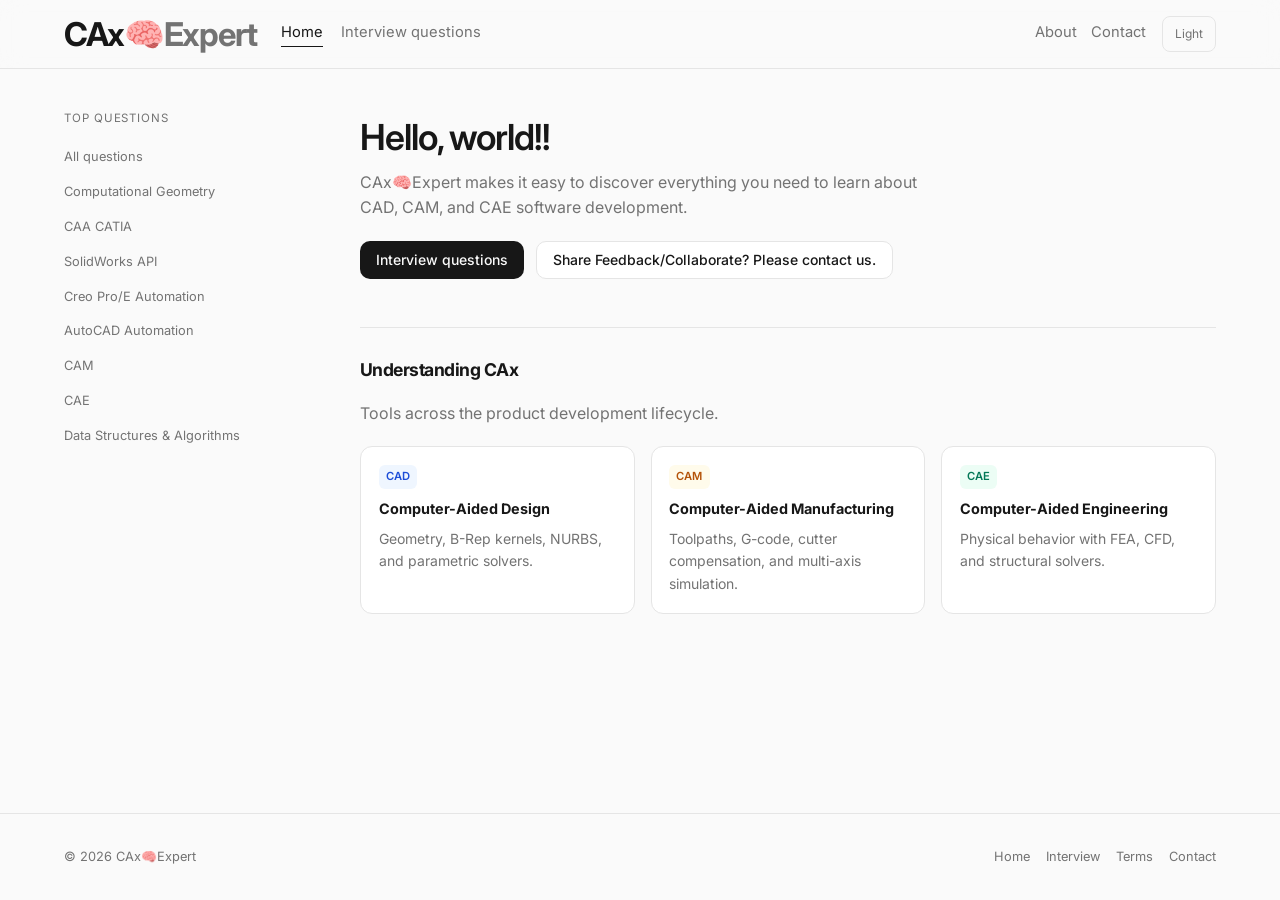
<file: index.html>
<!DOCTYPE html>
<html lang="en">
<head>
  <meta charset="UTF-8">
  <meta name="viewport" content="width=device-width, initial-scale=1.0">
  <title>CAx🧠Expert — CAD, CAM & CAE Development Hub</title>
  <meta name="description" content="Prepare for CAD, CAM, and CAE software engineering roles with in-depth technical guides and interview questions.">
  <link rel="preconnect" href="https://fonts.googleapis.com">
  <link rel="preconnect" href="https://fonts.gstatic.com">
  <link href="https://fonts.googleapis.com/css2?family=Inter:wght@400;500;600;700&display=swap" rel="stylesheet">
  <link rel="stylesheet" href="css/styles.css">
  <script>
    (function () {
      var stored = localStorage.getItem("CAx_theme");
      var prefersDark = window.matchMedia("(prefers-color-scheme: dark)").matches;
      if (stored === "dark" || (!stored && prefersDark)) {
        document.documentElement.setAttribute("data-theme", "dark");
      }
    })();
  </script>
</head>
<body>
  <header class="site-header">
    <div class="container header-inner">
      <a href="index.html" class="logo">CAx<span>🧠Expert</span></a>

      <nav class="nav-primary" aria-label="Primary">
        <a href="index.html" class="nav-link is-active">Home</a>
        <a href="interview.html" class="nav-link">Interview questions</a>
      </nav>

      <div class="header-actions">
        <nav class="nav-secondary" aria-label="More">
          <a href="about.html" class="nav-link">About</a>
          <a href="contact.html" class="nav-link">Contact</a>
        </nav>
        <button type="button" id="themeToggle" class="icon-btn" aria-label="Toggle theme">
          <span class="theme-label theme-label--light">Light</span>
          <span class="theme-label theme-label--dark">Dark</span>
        </button>
      </div>
    </div>
  </header>

  <div class="container layout">
    <aside class="sidebar" aria-label="Interview topics">
      <p class="sidebar-label">Top questions</p>
      <nav id="topicNav" class="topic-nav">
        <a class="topic-link" href="interview.html" data-topic="all">All questions</a>
        <a class="topic-link" href="computational-geometry.html" data-topic="computational-geometry">Computational Geometry</a>
        <a class="topic-link" href="catia-caa.html" data-topic="catia-caa">CAA CATIA</a>
        <a class="topic-link" href="solidworks-api.html" data-topic="solidworks">SolidWorks API</a>
        <a class="topic-link" href="creo-proe-automation.html" data-topic="creo-proe">Creo Pro/E Automation</a>
        <a class="topic-link" href="autocad-automation.html" data-topic="autocad">AutoCAD Automation</a>
        <a class="topic-link" href="cam.html" data-topic="cam">CAM</a>
        <a class="topic-link" href="cae.html" data-topic="cae">CAE</a>
        <a class="topic-link" href="DSA.html" data-topic="DSA">Data Structures & Algorithms</a>
      </nav>
    </aside>

    <main class="site-main">
      <section id="tab-home" class="tab-panel is-visible">
        <div class="hero">
          <h1>Hello, world!!</h1>
          <p class="lede">
            CAx🧠Expert makes it easy to discover everything you need to learn about CAD, CAM, and CAE software development.
          </p>
          <div class="hero-actions">
            <a href="interview.html" class="btn btn-primary">Interview questions</a>
            <a href="contact.html" class="btn btn-ghost" id="exploreCAx">Share Feedback/Collaborate? Please contact us.</a>
          </div>
        </div>

        <div id="CAx-breakdown" class="section-block">
          <h2>Understanding CAx</h2>
          <p class="section-copy">Tools across the product development lifecycle.</p>

          <div class="card-grid">
            <article class="card">
              <span class="tag tag-blue">CAD</span>
              <h3>Computer-Aided Design</h3>
              <p>Geometry, B-Rep kernels, NURBS, and parametric solvers.</p>
            </article>
            <article class="card">
              <span class="tag tag-amber">CAM</span>
              <h3>Computer-Aided Manufacturing</h3>
              <p>Toolpaths, G-code, cutter compensation, and multi-axis simulation.</p>
            </article>
            <article class="card">
              <span class="tag tag-green">CAE</span>
              <h3>Computer-Aided Engineering</h3>
              <p>Physical behavior with FEA, CFD, and structural solvers.</p>
            </article>
          </div>
        </div>
      </section>
    </main>
  </div>

  <footer class="site-footer">
    <div class="container footer-inner">
      <p>© 2026 CAx🧠Expert</p>
      <nav aria-label="Footer">
        <a href="index.html">Home</a>
        <a href="interview.html">Interview</a>
        <a href="terms.html">Terms</a>
        <a href="contact.html">Contact</a>
      </nav>
    </div>
  </footer>

  <script src="js/common.js"></script>
</body>
</html>
</file>
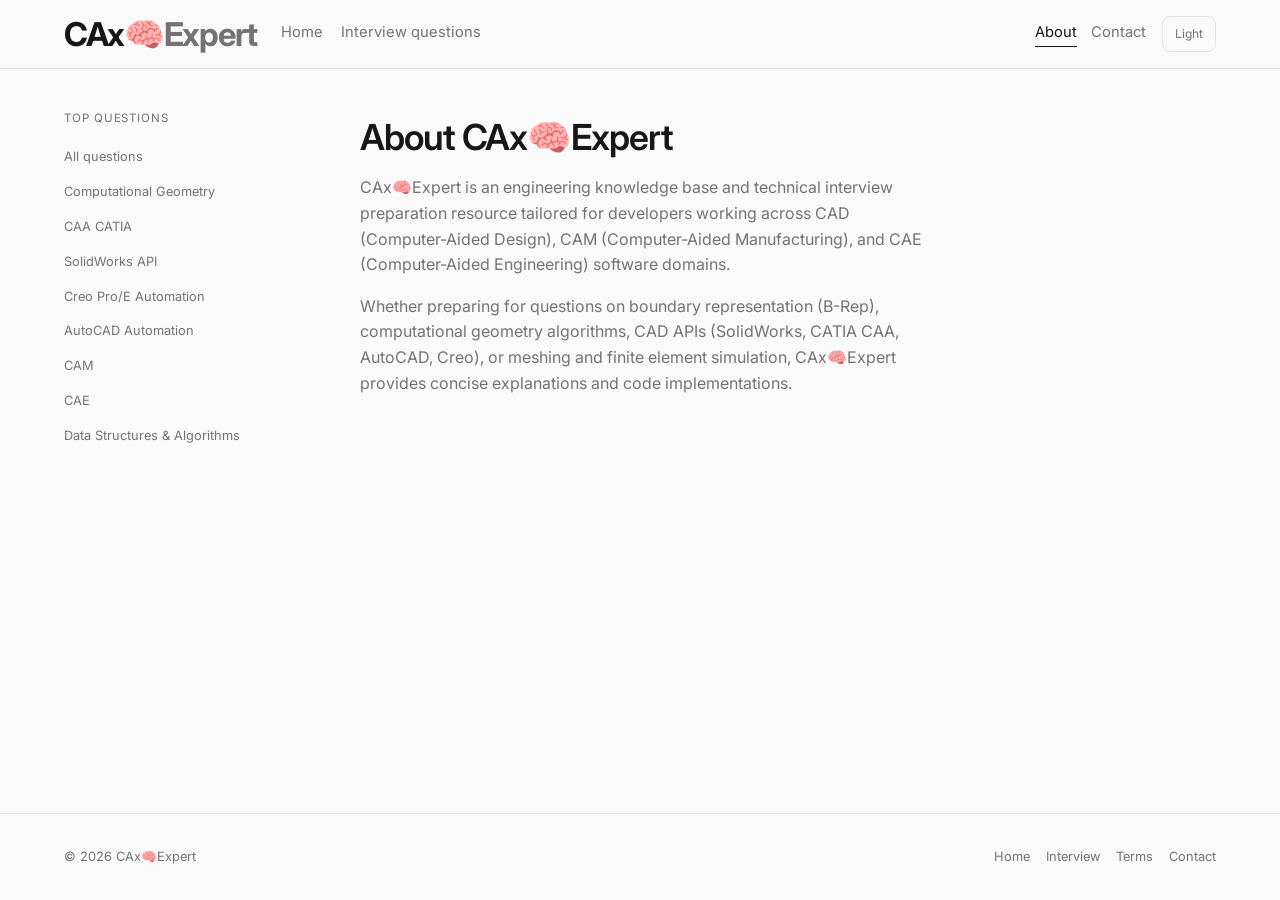
<file: about.html>
<!DOCTYPE html>
<html lang="en">
<head>
  <meta charset="UTF-8">
  <meta name="viewport" content="width=device-width, initial-scale=1.0">
  <title>About — CAx🧠Expert</title>
  <meta name="description" content="About CAx🧠Expert, an open reference guide for CAD, CAM, and CAE developers.">
  <link rel="preconnect" href="https://fonts.googleapis.com">
  <link rel="preconnect" href="https://fonts.gstatic.com">
  <link href="https://fonts.googleapis.com/css2?family=Inter:wght@400;500;600;700&display=swap" rel="stylesheet">
  <link rel="stylesheet" href="css/styles.css">
  <script>
    (function () {
      var stored = localStorage.getItem("CAx_theme");
      var prefersDark = window.matchMedia("(prefers-color-scheme: dark)").matches;
      if (stored === "dark" || (!stored && prefersDark)) {
        document.documentElement.setAttribute("data-theme", "dark");
      }
    })();
  </script>
</head>
<body>
  <header class="site-header">
    <div class="container header-inner">
      <a href="index.html" class="logo">CAx<span>🧠Expert</span></a>

      <nav class="nav-primary" aria-label="Primary">
        <a href="index.html" class="nav-link">Home</a>
        <a href="interview.html" class="nav-link">Interview questions</a>
      </nav>

      <div class="header-actions">
        <nav class="nav-secondary" aria-label="More">
          <a href="about.html" class="nav-link is-active">About</a>
          <a href="contact.html" class="nav-link">Contact</a>
        </nav>
        <button type="button" id="themeToggle" class="icon-btn" aria-label="Toggle theme">
          <span class="theme-label theme-label--light">Light</span>
          <span class="theme-label theme-label--dark">Dark</span>
        </button>
      </div>
    </div>
  </header>

  <div class="container layout">
    <aside class="sidebar" aria-label="Interview topics">
      <p class="sidebar-label">Top questions</p>
      <nav id="topicNav" class="topic-nav">
        <a class="topic-link" href="interview.html" data-topic="all">All questions</a>
        <a class="topic-link" href="computational-geometry.html" data-topic="computational-geometry">Computational Geometry</a>
        <a class="topic-link" href="catia-caa.html" data-topic="catia-caa">CAA CATIA</a>
        <a class="topic-link" href="solidworks-api.html" data-topic="solidworks">SolidWorks API</a>
        <a class="topic-link" href="creo-proe-automation.html" data-topic="creo-proe">Creo Pro/E Automation</a>
        <a class="topic-link" href="autocad-automation.html" data-topic="autocad">AutoCAD Automation</a>
        <a class="topic-link" href="cam.html" data-topic="cam">CAM</a>
        <a class="topic-link" href="cae.html" data-topic="cae">CAE</a>
        <a class="topic-link" href="DSA.html" data-topic="DSA">Data Structures & Algorithms</a>
      </nav>
    </aside>

    <main class="site-main">
      <section id="tab-about" class="tab-panel is-visible">
        <h1>About CAx🧠Expert</h1>
        <p class="prose" style="margin-top: 1rem;">
          CAx🧠Expert is an engineering knowledge base and technical interview preparation resource tailored for developers working across CAD (Computer-Aided Design), CAM (Computer-Aided Manufacturing), and CAE (Computer-Aided Engineering) software domains.
        </p>
        <p class="prose" style="margin-top: 1rem;">
          Whether preparing for questions on boundary representation (B-Rep), computational geometry algorithms, CAD APIs (SolidWorks, CATIA CAA, AutoCAD, Creo), or meshing and finite element simulation, CAx🧠Expert provides concise explanations and code implementations.
        </p>
      </section>
    </main>
  </div>

  <footer class="site-footer">
    <div class="container footer-inner">
      <p>© 2026 CAx🧠Expert</p>
      <nav aria-label="Footer">
        <a href="index.html">Home</a>
        <a href="interview.html">Interview</a>
        <a href="terms.html">Terms</a>
        <a href="contact.html">Contact</a>
      </nav>
    </div>
  </footer>

  <script src="js/common.js"></script>
</body>
</html>
</file>
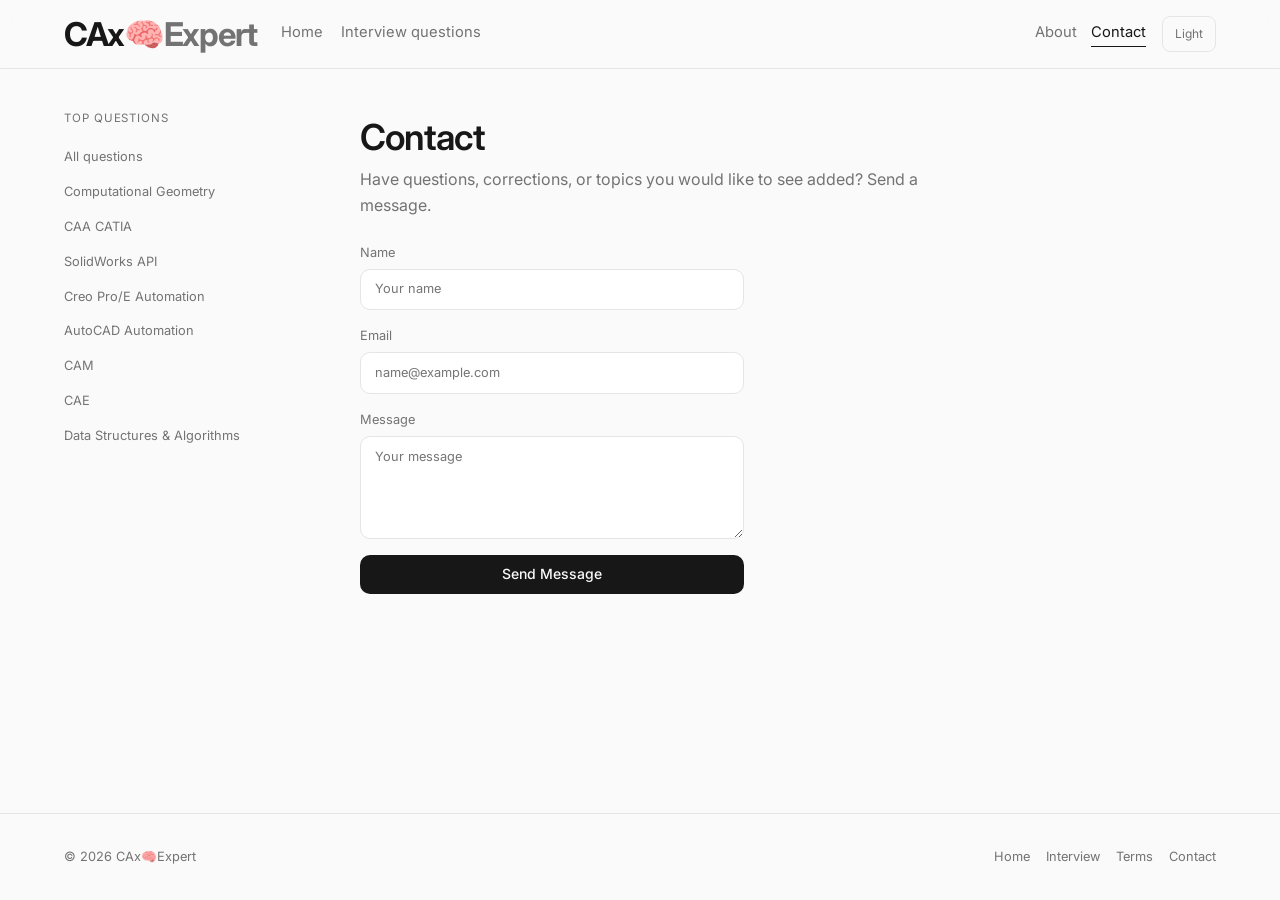
<file: contact.html>
<!DOCTYPE html>
<html lang="en">
<head>
  <meta charset="UTF-8">
  <meta name="viewport" content="width=device-width, initial-scale=1.0">
  <title>Contact — CAx🧠Expert</title>
  <meta name="description" content="Get in touch with CAx🧠Expert to suggest new questions or topics.">
  <link rel="preconnect" href="https://fonts.googleapis.com">
  <link rel="preconnect" href="https://fonts.gstatic.com">
  <link href="https://fonts.googleapis.com/css2?family=Inter:wght@400;500;600;700&display=swap" rel="stylesheet">
  <link rel="stylesheet" href="css/styles.css">
  <script>
    (function () {
      var stored = localStorage.getItem("CAx_theme");
      var prefersDark = window.matchMedia("(prefers-color-scheme: dark)").matches;
      if (stored === "dark" || (!stored && prefersDark)) {
        document.documentElement.setAttribute("data-theme", "dark");
      }
    })();
  </script>
</head>
<body>
  <header class="site-header">
    <div class="container header-inner">
      <a href="index.html" class="logo">CAx<span>🧠Expert</span></a>

      <nav class="nav-primary" aria-label="Primary">
        <a href="index.html" class="nav-link">Home</a>
        <a href="interview.html" class="nav-link">Interview questions</a>
      </nav>

      <div class="header-actions">
        <nav class="nav-secondary" aria-label="More">
          <a href="about.html" class="nav-link">About</a>
          <a href="contact.html" class="nav-link is-active">Contact</a>
        </nav>
        <button type="button" id="themeToggle" class="icon-btn" aria-label="Toggle theme">
          <span class="theme-label theme-label--light">Light</span>
          <span class="theme-label theme-label--dark">Dark</span>
        </button>
      </div>
    </div>
  </header>

  <div class="container layout">
    <aside class="sidebar" aria-label="Interview topics">
      <p class="sidebar-label">Top questions</p>
      <nav id="topicNav" class="topic-nav">
        <a class="topic-link" href="interview.html" data-topic="all">All questions</a>
        <a class="topic-link" href="computational-geometry.html" data-topic="computational-geometry">Computational Geometry</a>
        <a class="topic-link" href="catia-caa.html" data-topic="catia-caa">CAA CATIA</a>
        <a class="topic-link" href="solidworks-api.html" data-topic="solidworks">SolidWorks API</a>
        <a class="topic-link" href="creo-proe-automation.html" data-topic="creo-proe">Creo Pro/E Automation</a>
        <a class="topic-link" href="autocad-automation.html" data-topic="autocad">AutoCAD Automation</a>
        <a class="topic-link" href="cam.html" data-topic="cam">CAM</a>
        <a class="topic-link" href="cae.html" data-topic="cae">CAE</a>
        <a class="topic-link" href="DSA.html" data-topic="DSA">Data Structures & Algorithms</a>
      </nav>
    </aside>

    <main class="site-main">
      <section id="tab-contact" class="tab-panel is-visible">
        <h1>Contact</h1>
        <p class="prose" style="margin-top: 0.5rem;">Have questions, corrections, or topics you would like to see added? Send a message.</p>
        <form id="contactForm" class="contact-form" novalidate>
          <label>
            Name
            <input type="text" name="name" required placeholder="Your name">
          </label>
          <label>
            Email
            <input type="email" name="email" required placeholder="name@example.com">
          </label>
          <label>
            Message
            <textarea name="message" rows="4" required placeholder="Your message"></textarea>
          </label>
          <button type="submit" class="btn btn-primary">Send Message</button>
        </form>
      </section>
    </main>
  </div>

  <footer class="site-footer">
    <div class="container footer-inner">
      <p>© 2026 CAx🧠Expert</p>
      <nav aria-label="Footer">
        <a href="index.html">Home</a>
        <a href="interview.html">Interview</a>
        <a href="terms.html">Terms</a>
        <a href="contact.html">Contact</a>
      </nav>
    </div>
  </footer>

  <div id="toast" class="toast" role="status" aria-live="polite"></div>

  <script src="js/common.js"></script>
</body>
</html>
</file>
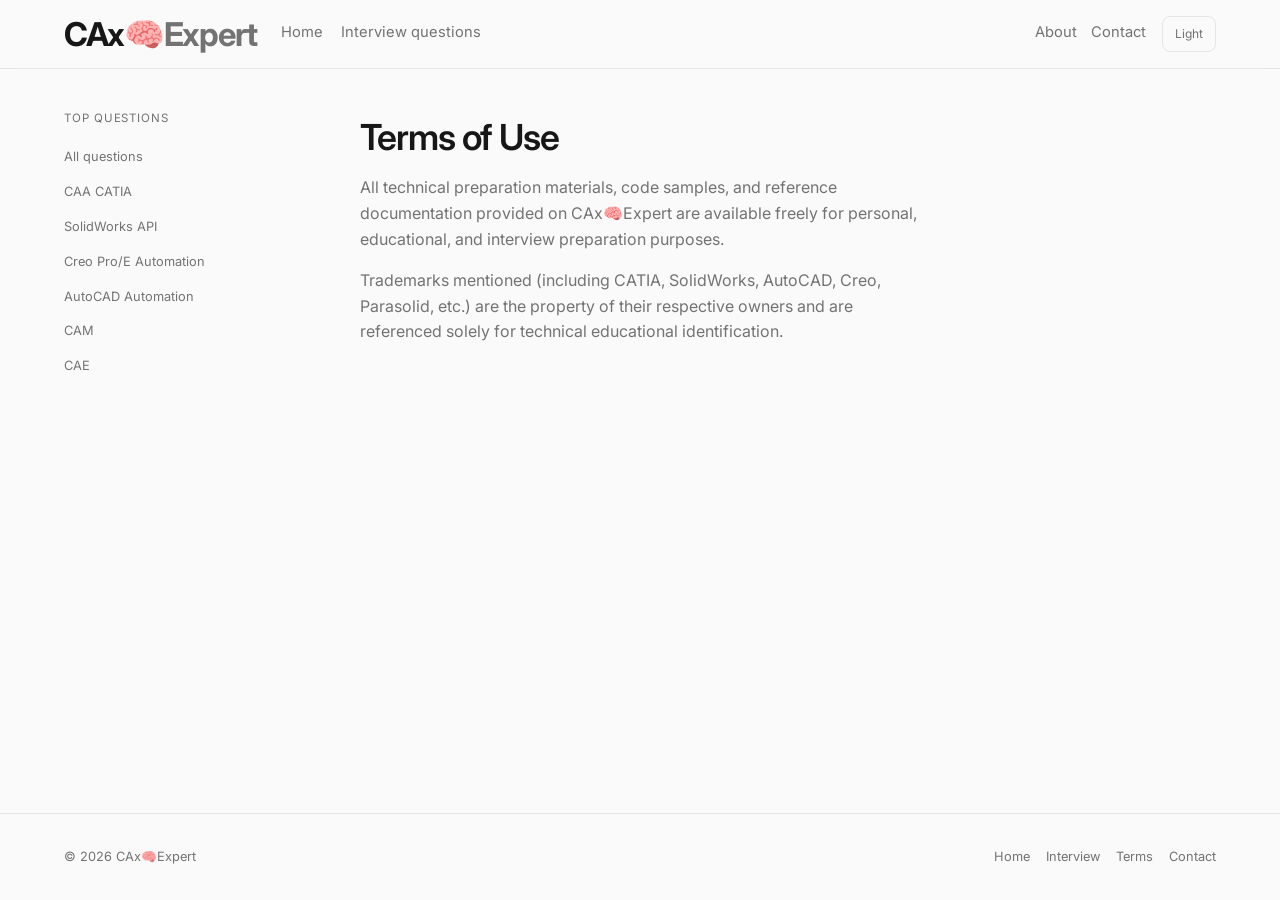
<file: terms.html>
<!DOCTYPE html>
<html lang="en">
<head>
  <meta charset="UTF-8">
  <meta name="viewport" content="width=device-width, initial-scale=1.0">
  <title>Terms — CAx🧠Expert</title>
  <meta name="description" content="Terms and conditions for using CAx🧠Expert.">
  <link rel="preconnect" href="https://fonts.googleapis.com">
  <link rel="preconnect" href="https://fonts.gstatic.com">
  <link href="https://fonts.googleapis.com/css2?family=Inter:wght@400;500;600;700&display=swap" rel="stylesheet">
  <link rel="stylesheet" href="css/styles.css">
  <script>
    (function () {
      var stored = localStorage.getItem("CAx_theme");
      var prefersDark = window.matchMedia("(prefers-color-scheme: dark)").matches;
      if (stored === "dark" || (!stored && prefersDark)) {
        document.documentElement.setAttribute("data-theme", "dark");
      }
    })();
  </script>
</head>
<body>
  <header class="site-header">
    <div class="container header-inner">
      <a href="index.html" class="logo">CAx<span>🧠Expert</span></a>

      <nav class="nav-primary" aria-label="Primary">
        <a href="index.html" class="nav-link">Home</a>
        <a href="interview.html" class="nav-link">Interview questions</a>
      </nav>

      <div class="header-actions">
        <nav class="nav-secondary" aria-label="More">
          <a href="about.html" class="nav-link">About</a>
          <a href="contact.html" class="nav-link">Contact</a>
        </nav>
        <button type="button" id="themeToggle" class="icon-btn" aria-label="Toggle theme">
          <span class="theme-label theme-label--light">Light</span>
          <span class="theme-label theme-label--dark">Dark</span>
        </button>
      </div>
    </div>
  </header>

  <div class="container layout">
    <aside class="sidebar" aria-label="Interview topics">
      <p class="sidebar-label">Top questions</p>
      <nav id="topicNav" class="topic-nav">
        <a class="topic-link" href="interview.html" data-topic="all">All questions</a>
        <a class="topic-link" href="catia-caa.html" data-topic="catia-caa">CAA CATIA</a>
        <a class="topic-link" href="solidworks-api.html" data-topic="solidworks">SolidWorks API</a>
        <a class="topic-link" href="creo-proe-automation.html" data-topic="creo-proe">Creo Pro/E Automation</a>
        <a class="topic-link" href="autocad-automation.html" data-topic="autocad">AutoCAD Automation</a>
        <a class="topic-link" href="cam.html" data-topic="cam">CAM</a>
        <a class="topic-link" href="cae.html" data-topic="cae">CAE</a>
      </nav>
    </aside>

    <main class="site-main">
      <section id="tab-terms" class="tab-panel is-visible">
        <h1>Terms of Use</h1>
        <p class="prose" style="margin-top: 1rem;">
          All technical preparation materials, code samples, and reference documentation provided on CAx🧠Expert are available freely for personal, educational, and interview preparation purposes.
        </p>
        <p class="prose" style="margin-top: 1rem;">
          Trademarks mentioned (including CATIA, SolidWorks, AutoCAD, Creo, Parasolid, etc.) are the property of their respective owners and are referenced solely for technical educational identification.
        </p>
      </section>
    </main>
  </div>

  <footer class="site-footer">
    <div class="container footer-inner">
      <p>© 2026 CAx🧠Expert</p>
      <nav aria-label="Footer">
        <a href="index.html">Home</a>
        <a href="interview.html">Interview</a>
        <a href="terms.html">Terms</a>
        <a href="contact.html">Contact</a>
      </nav>
    </div>
  </footer>

  <script src="js/common.js"></script>
</body>
</html>
</file>
<file: css/styles.css>
/* CAx🧠Expert Core Stylesheet */
:root {
  --bg: #fafafa;
  --surface: #ffffff;
  --text: #171717;
  --muted: #737373;
  --border: #e5e5e5;
  --accent: #b45309;
  --accent-soft: #fffbeb;
  --blue: #1d4ed8;
  --blue-soft: #eff6ff;
  --green: #047857;
  --green-soft: #ecfdf5;
  --danger: #b91c1c;
  --danger-soft: #fef2f2;
  --purple: #6d28d9;
  --purple-soft: #f5f3ff;
  --shadow: 0 12px 40px rgba(0, 0, 0, 0.08);
  --radius: 12px;
  --max: 72rem;
  --header-h: 4.25rem;
}

[data-theme="dark"] {
  --bg: #0a0a0a;
  --surface: #111111;
  --text: #f5f5f5;
  --muted: #a3a3a3;
  --border: #262626;
  --accent: #fbbf24;
  --accent-soft: #271c07;
  --blue: #93c5fd;
  --blue-soft: #172554;
  --green: #6ee7b7;
  --green-soft: #064e3b;
  --danger: #fca5a5;
  --danger-soft: #450a0a;
  --purple: #c4b5fd;
  --purple-soft: #2e1065;
  --shadow: 0 16px 48px rgba(0, 0, 0, 0.4);
}

*,
*::before,
*::after {
  box-sizing: border-box;
}

html {
  scroll-behavior: smooth;
}

body {
  margin: 0;
  min-height: 100vh;
  display: flex;
  flex-direction: column;
  font-family: Inter, system-ui, -apple-system, sans-serif;
  background: var(--bg);
  color: var(--text);
  line-height: 1.6;
}

button,
input,
select,
textarea {
  font: inherit;
  color: inherit;
}

a {
  color: inherit;
  text-decoration: none;
}

button {
  background: none;
  border: 0;
  cursor: pointer;
  padding: 0;
}

.container {
  width: min(var(--max), calc(100% - 2rem));
  margin-inline: auto;
}

.site-header {
  position: sticky;
  top: 0;
  z-index: 40;
  background: color-mix(in srgb, var(--bg) 86%, transparent);
  backdrop-filter: blur(12px);
  border-bottom: 1px solid var(--border);
}

.header-inner {
  height: var(--header-h);
  display: flex;
  align-items: center;
  gap: 1.5rem;
}

.logo {
  font-weight: 700;
  letter-spacing: -0.04em;
  font-size: clamp(1.65rem, 3vw, 2.05rem);
  line-height: 1;
  flex-shrink: 0;
}

.logo span {
  color: var(--muted);
}

.nav-primary {
  display: flex;
  align-items: center;
  gap: 1.1rem;
  flex: 1;
}

.nav-secondary {
  display: none;
  gap: 0.9rem;
}

.nav-link {
  font-size: 0.92rem;
  color: var(--muted);
  border-bottom: 1px solid transparent;
  padding-bottom: 0.1rem;
}

.nav-link:hover,
.nav-link.is-active {
  color: var(--text);
}

.nav-link.is-active {
  border-bottom-color: var(--text);
}

.header-actions {
  display: flex;
  align-items: center;
  gap: 1rem;
  margin-left: auto;
}

.icon-btn {
  min-height: 2.25rem;
  padding: 0 0.75rem;
  border: 1px solid var(--border);
  border-radius: 8px;
  font-size: 0.75rem;
  color: var(--muted);
}

.icon-btn:hover {
  background: var(--surface);
}

[data-theme="dark"] .theme-label--light,
html:not([data-theme="dark"]) .theme-label--dark {
  display: none;
}

.layout {
  display: grid;
  gap: 2rem;
  flex: 1;
  padding: 2rem 0 4rem;
}

.sidebar {
  display: flex;
  gap: 0.65rem;
  overflow-x: auto;
  padding-bottom: 0.25rem;
}

.sidebar-label {
  display: none;
}

.topic-nav {
  display: flex;
  gap: 0.5rem;
}

.topic-link {
  display: inline-flex;
  white-space: nowrap;
  padding: 0.4rem 0.75rem;
  border: 1px solid var(--border);
  border-radius: 999px;
  font-size: 0.8rem;
  color: var(--muted);
  background: var(--surface);
}

.topic-link:hover,
.topic-link.is-active {
  color: var(--text);
  border-color: var(--text);
}

.site-main {
  min-width: 0;
}

.tab-panel[hidden] {
  display: none;
}

.hero h1,
.tab-panel > h1 {
  margin: 0.35rem 0 0;
  font-size: clamp(1.4rem, 2.8vw, 2.45rem);
  font-weight: 600;
  line-height: 1.25;
  letter-spacing: -0.03em;
}

.hero--compact h1 {
  font-size: clamp(1.25rem, 2.4vw, 1.7rem);
}

.eyebrow {
  margin: 0;
  font-size: 0.75rem;
  letter-spacing: 0.04em;
  text-transform: uppercase;
  color: var(--muted);
}

.lede,
.section-copy,
.prose {
  max-width: 36rem;
  color: var(--muted);
}

.lede {
  margin-top: 0.65rem;
  font-size: 1rem;
}

.hero-actions {
  display: flex;
  flex-wrap: wrap;
  gap: 0.75rem;
  margin-top: 1.25rem;
}

.btn {
  display: inline-flex;
  align-items: center;
  justify-content: center;
  min-height: 2.4rem;
  padding: 0 1rem;
  border-radius: 10px;
  font-size: 0.875rem;
  font-weight: 500;
}

.btn-primary {
  background: var(--text);
  color: var(--bg);
}

.btn-ghost,
.btn-outline {
  border: 1px solid var(--border);
  background: var(--surface);
}

.btn-ghost {
  color: var(--text);
}

.btn:hover {
  opacity: 0.9;
}

.section-block {
  margin-top: 3rem;
  padding-top: 1.75rem;
  border-top: 1px solid var(--border);
}

.section-block h2,
.subhead {
  margin: 0 0 0.35rem;
  font-size: 1.1rem;
  letter-spacing: -0.03em;
}

.card-grid {
  display: grid;
  gap: 1rem;
  margin-top: 1.25rem;
}

.card {
  display: flex;
  flex-direction: column;
  gap: 0.5rem;
  padding: 1.1rem;
  background: var(--surface);
  border: 1px solid var(--border);
  border-radius: var(--radius);
}

.card h3 {
  margin: 0;
  font-size: 0.9rem;
}

.card p {
  margin: 0;
  font-size: 0.875rem;
  color: var(--muted);
}

.tag {
  align-self: flex-start;
  font-size: 0.7rem;
  font-weight: 600;
  padding: 0.2rem 0.45rem;
  border-radius: 6px;
}

.tag-blue { color: var(--blue); background: var(--blue-soft); }
.tag-amber { color: var(--accent); background: var(--accent-soft); }
.tag-green { color: var(--green); background: var(--green-soft); }
.tag-purple { color: var(--purple); background: var(--purple-soft); }
.tag-neutral { color: var(--muted); background: var(--bg); }

.toolbar {
  display: flex;
  gap: 0.75rem;
  margin: 1.5rem 0 0.75rem;
}

.toolbar input[type="search"],
.contact-form input,
.contact-form textarea,
.filter-panel select {
  width: 100%;
  min-height: 2.5rem;
  padding: 0.6rem 0.85rem;
  border: 1px solid var(--border);
  border-radius: 10px;
  background: var(--surface);
  outline: none;
}

.toolbar input:focus,
.contact-form input:focus,
.contact-form textarea:focus,
.filter-panel select:focus {
  border-color: var(--accent);
}

.filter-wrap {
  position: relative;
  flex-shrink: 0;
}

.filter-panel {
  position: absolute;
  right: 0;
  top: calc(100% + 0.5rem);
  width: 18rem;
  padding: 1rem;
  background: var(--surface);
  border: 1px solid var(--border);
  border-radius: var(--radius);
  box-shadow: var(--shadow);
  display: grid;
  gap: 0.85rem;
  z-index: 20;
}

.filter-panel[hidden] {
  display: none;
}

.filter-panel__head {
  display: flex;
  justify-content: space-between;
  font-size: 0.75rem;
  text-transform: uppercase;
  letter-spacing: 0.06em;
  color: var(--muted);
}

.filter-panel label {
  display: grid;
  gap: 0.35rem;
  font-size: 0.75rem;
  color: var(--muted);
}

.text-btn {
  color: var(--accent);
  font-size: 0.75rem;
}

.qa-count {
  margin: 0 0 0.85rem;
  font-size: 0.8rem;
  color: var(--muted);
}

.qa-list {
  display: grid;
  gap: 0.75rem;
}

.qa-card {
  background: var(--surface);
  border: 1px solid var(--border);
  border-radius: var(--radius);
  overflow: hidden;
}

.qa-card__trigger {
  width: 100%;
  display: flex;
  justify-content: space-between;
  gap: 1rem;
  padding: 1.05rem 1.1rem;
  text-align: left;
}

.qa-card__meta {
  display: flex;
  flex-wrap: wrap;
  gap: 0.35rem;
  margin-bottom: 0.45rem;
}

.qa-card h3 {
  margin: 0;
  font-size: 0.95rem;
  font-weight: 600;
}

.qa-card__icon {
  color: var(--muted);
  font-size: 1.2rem;
  line-height: 1;
}

.qa-card__body {
  padding: 0 1.15rem 1.15rem;
  border-top: 1px solid var(--border);
}

.qa-card__body[hidden] {
  display: none;
}

.qa-card__body p {
  font-size: 0.9rem;
  color: var(--muted);
}

.code-block {
  margin-top: 1rem;
  border: 1px solid var(--border);
  border-radius: 10px;
  overflow: hidden;
}

.code-tabs {
  display: flex;
  gap: 1rem;
  padding: 0.75rem 1rem 0;
  border-bottom: 1px solid var(--border);
  overflow-x: auto;
}

.code-tab {
  padding-bottom: 0.6rem;
  font-size: 0.8rem;
  font-weight: 600;
  color: var(--muted);
  border-bottom: 2px solid transparent;
}

.code-tab.is-active {
  color: var(--accent);
  border-color: var(--accent);
}

.code-pane {
  position: relative;
}

.code-pane[hidden] {
  display: none;
}

.copy-btn {
  position: absolute;
  top: 0.65rem;
  right: 0.65rem;
  z-index: 2;
  padding: 0.35rem 0.5rem;
  border-radius: 8px;
  background: var(--bg);
  border: 1px solid var(--border);
  font-size: 0.7rem;
}

.code-pane pre {
  margin: 0;
  padding: 2.4rem 1rem 1rem;
  overflow-x: auto;
  font-size: 0.75rem;
}

.empty-state,
.error-state {
  padding: 1.5rem;
  border: 1px dashed var(--border);
  border-radius: var(--radius);
  text-align: center;
  color: var(--muted);
  font-size: 0.875rem;
}

.error-state {
  color: var(--danger);
  background: var(--danger-soft);
  border-style: solid;
}

.contact-form {
  display: grid;
  gap: 1rem;
  max-width: 24rem;
  margin-top: 1.5rem;
}

.contact-form label {
  display: grid;
  gap: 0.35rem;
  font-size: 0.8rem;
  color: var(--muted);
}

.site-footer {
  border-top: 1px solid var(--border);
  padding: 1.25rem 0;
}

.footer-inner {
  display: flex;
  flex-direction: column;
  gap: 0.75rem;
  font-size: 0.8rem;
  color: var(--muted);
}

.footer-inner nav {
  display: flex;
  gap: 1rem;
}

.footer-inner a:hover {
  color: var(--text);
}

.toast {
  position: fixed;
  right: 1.25rem;
  bottom: 1.25rem;
  z-index: 50;
  max-width: 18rem;
  padding: 0.8rem 1rem;
  background: var(--text);
  color: var(--bg);
  border-radius: 10px;
  font-size: 0.8rem;
  opacity: 0;
  transform: translateY(1rem);
  pointer-events: none;
  transition: opacity 0.25s ease, transform 0.25s ease;
}

.toast.is-visible {
  opacity: 1;
  transform: translateY(0);
}

/* Multi-page layout fix */
@media (min-width: 900px) {
  .nav-secondary {
    display: flex;
  }

  .layout {
    grid-template-columns: 15.5rem minmax(0, 1fr);
    align-items: start;
    gap: 3rem;
    padding-top: 2.5rem;
  }

  /* Single column pages without a sidebar */
  .layout.layout--single {
    grid-template-columns: 1fr;
    max-width: 52rem;
  }

  .sidebar {
    position: sticky;
    top: calc(var(--header-h) + 1.5rem);
    display: block;
    overflow: visible;
  }

  .sidebar-label {
    display: block;
    margin: 0 0 0.85rem;
    font-size: 0.72rem;
    letter-spacing: 0.08em;
    text-transform: uppercase;
    color: var(--muted);
  }

  .topic-nav {
    flex-direction: column;
    gap: 0.2rem;
  }

  .topic-link {
    display: block;
    padding: 0.45rem 0;
    border: 0;
    border-radius: 0;
    background: transparent;
    white-space: normal;
    line-height: 1.35;
  }

  .topic-link.is-active {
    color: var(--text);
    font-weight: 600;
  }

  .card-grid {
    grid-template-columns: repeat(3, 1fr);
  }

  .footer-inner {
    flex-direction: row;
    justify-content: space-between;
    align-items: center;
  }
}
</file>
